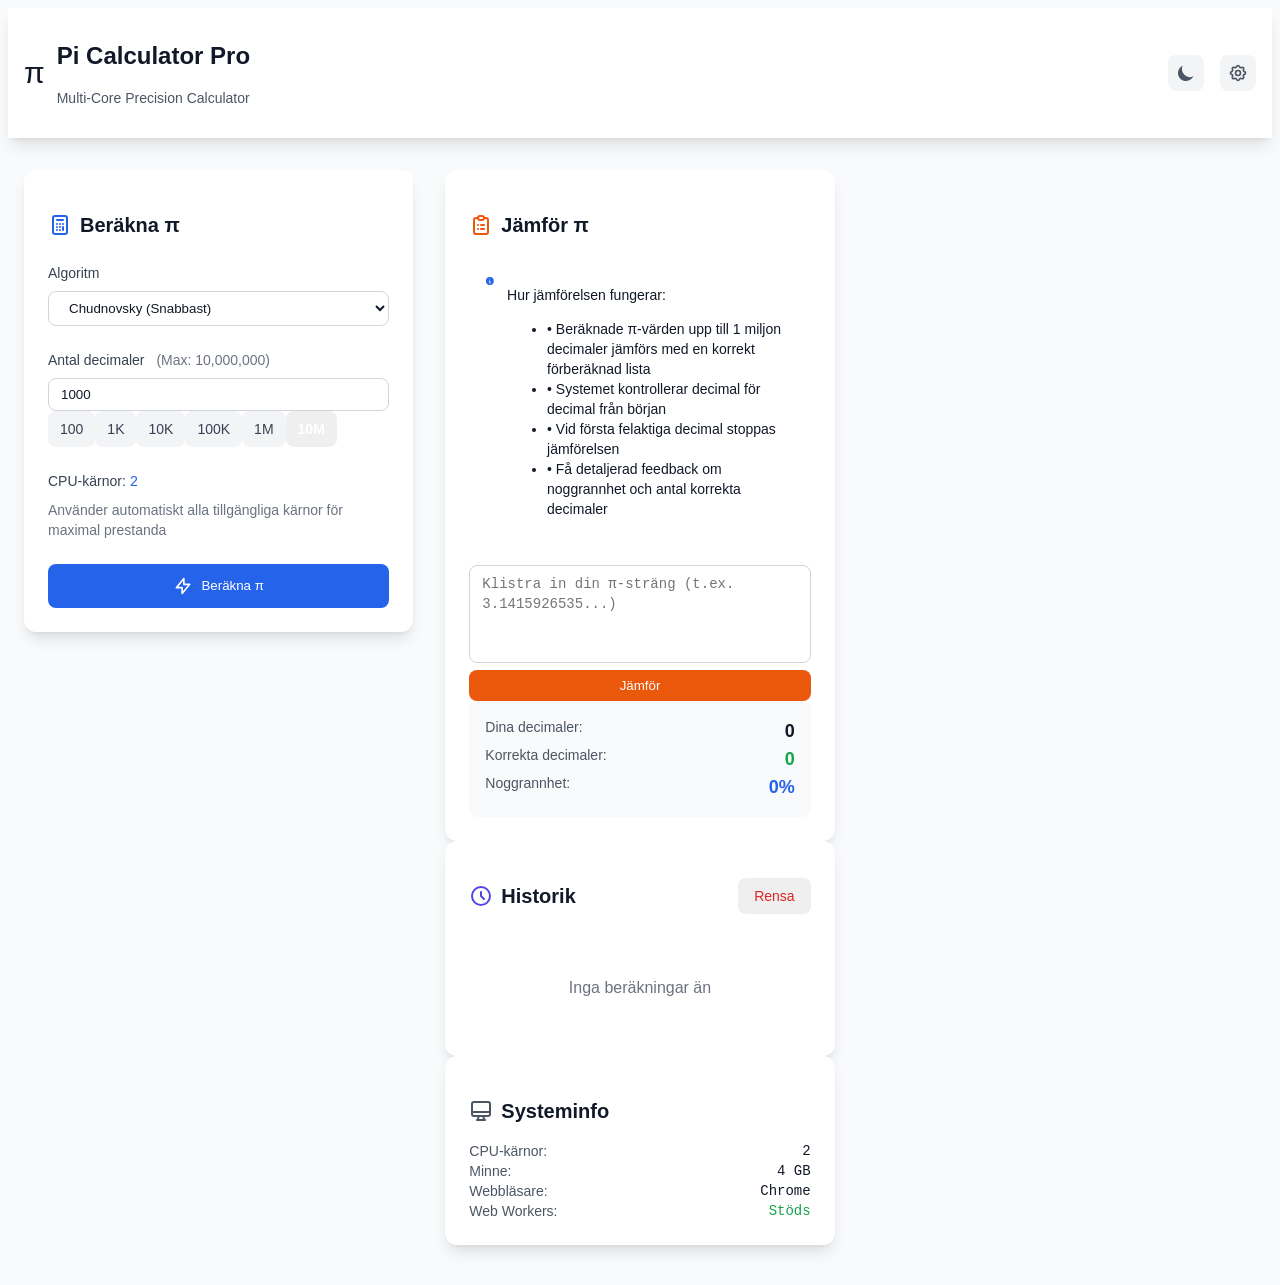
<file: index.html>
<!DOCTYPE html>
<html lang="sv">
<head>
    <meta charset="UTF-8">
    <meta name="viewport" content="width=device-width, initial-scale=1.0">
    <meta name="description" content="Avancerad Pi-beräknare med multi-core stöd, real-time uppdateringar och visualisering">
    <title>Pi Calculator Pro - Multi-Core Beräknare</title>
    
    <!-- PWA Manifest -->
    <link rel="manifest" href="manifest.json">
    <meta name="theme-color" content="#2563eb">
    
    <!-- Icons -->
    <link rel="icon" type="image/svg+xml" href="data:image/svg+xml,<svg xmlns='http://www.w3.org/2000/svg' viewBox='0 0 100 100'><text y='.9em' font-size='90'>π</text></svg>">
    
    <!-- Local CSS -->
    <link rel="stylesheet" href="styles.css">
    <link rel="stylesheet" href="tailwind-local.css">
</head>
<body class="bg-gray-50 dark:bg-gray-900 transition-colors duration-300">
    <!-- Header -->
    <header class="bg-white dark:bg-gray-800 shadow-lg border-b border-gray-200 dark:border-gray-700">
        <div class="container mx-auto px-4 py-4">
            <div class="flex items-center justify-between">
                <div class="flex items-center space-x-3">
                    <div class="text-3xl">π</div>
                    <div>
                        <h1 class="text-2xl font-bold text-gray-900 dark:text-white">Pi Calculator Pro</h1>
                        <p class="text-sm text-gray-600 dark:text-gray-400">Multi-Core Precision Calculator</p>
                    </div>
                </div>
                
                <!-- Controls -->
                <div class="flex items-center space-x-4">
                    <!-- Theme Toggle -->
                    <button id="themeToggle" class="p-2 rounded-lg bg-gray-100 dark:bg-gray-700 hover:bg-gray-200 dark:hover:bg-gray-600 transition-colors" aria-label="Växla tema">
                        <svg class="w-5 h-5 text-gray-600 dark:text-gray-400 hidden dark:block" fill="currentColor" viewBox="0 0 20 20">
                            <path fill-rule="evenodd" d="M10 2a1 1 0 011 1v1a1 1 0 11-2 0V3a1 1 0 011-1zm4 8a4 4 0 11-8 0 4 4 0 018 0zm-.464 4.95l.707.707a1 1 0 001.414-1.414l-.707-.707a1 1 0 00-1.414 1.414zm2.12-10.607a1 1 0 010 1.414l-.706.707a1 1 0 11-1.414-1.414l.707-.707a1 1 0 011.414 0zM17 11a1 1 0 100-2h-1a1 1 0 100 2h1zm-7 4a1 1 0 011 1v1a1 1 0 11-2 0v-1a1 1 0 011-1zM5.05 6.464A1 1 0 106.465 5.05l-.708-.707a1 1 0 00-1.414 1.414l.707.707zm1.414 8.486l-.707.707a1 1 0 01-1.414-1.414l.707-.707a1 1 0 011.414 1.414zM4 11a1 1 0 100-2H3a1 1 0 000 2h1z" clip-rule="evenodd"></path>
                        </svg>
                        <svg class="w-5 h-5 text-gray-600 dark:text-gray-400 block dark:hidden" fill="currentColor" viewBox="0 0 20 20">
                            <path d="M17.293 13.293A8 8 0 016.707 2.707a8.001 8.001 0 1010.586 10.586z"></path>
                        </svg>
                    </button>
                    
                    <!-- Settings -->
                    <button id="settingsBtn" class="p-2 rounded-lg bg-gray-100 dark:bg-gray-700 hover:bg-gray-200 dark:hover:bg-gray-600 transition-colors" aria-label="Inställningar">
                        <svg class="w-5 h-5 text-gray-600 dark:text-gray-400" fill="none" stroke="currentColor" viewBox="0 0 24 24">
                            <path stroke-linecap="round" stroke-linejoin="round" stroke-width="2" d="M10.325 4.317c.426-1.756 2.924-1.756 3.35 0a1.724 1.724 0 002.573 1.066c1.543-.94 3.31.826 2.37 2.37a1.724 1.724 0 001.065 2.572c1.756.426 1.756 2.924 0 3.35a1.724 1.724 0 00-1.066 2.573c.94 1.543-.826 3.31-2.37 2.37a1.724 1.724 0 00-2.572 1.065c-.426 1.756-2.924 1.756-3.35 0a1.724 1.724 0 00-2.573-1.066c-1.543.94-3.31-.826-2.37-2.37a1.724 1.724 0 00-1.065-2.572c-1.756-.426-1.756-2.924 0-3.35a1.724 1.724 0 001.066-2.573c-.94-1.543.826-3.31 2.37-2.37.996.608 2.296.07 2.572-1.065z"></path>
                            <path stroke-linecap="round" stroke-linejoin="round" stroke-width="2" d="M15 12a3 3 0 11-6 0 3 3 0 016 0z"></path>
                        </svg>
                    </button>
                </div>
            </div>
        </div>
    </header>

    <!-- Main Content -->
    <main class="container mx-auto px-4 py-8">
        <div class="grid lg:grid-cols-3 gap-8">
            <!-- Left Panel - Calculator -->
            <div class="lg:col-span-2 space-y-6">
                <!-- Calculator Card -->
                <section class="bg-white dark:bg-gray-800 rounded-xl shadow-lg p-6 border border-gray-200 dark:border-gray-700">
                    <h2 class="text-xl font-semibold text-gray-900 dark:text-white mb-6 flex items-center">
                        <svg class="w-6 h-6 mr-2 text-blue-600 dark:text-blue-400" fill="none" stroke="currentColor" viewBox="0 0 24 24">
                            <path stroke-linecap="round" stroke-linejoin="round" stroke-width="2" d="M9 7h6m0 10v-3m-3 3h.01M9 17h.01M9 14h.01M12 14h.01M15 11h.01M12 11h.01M9 11h.01M7 21h10a2 2 0 002-2V5a2 2 0 00-2-2H7a2 2 0 00-2 2v14a2 2 0 002 2z"></path>
                        </svg>
                        Beräkna π
                    </h2>
                    
                    <!-- Algorithm Selection -->
                    <div class="mb-6">
                        <label class="block text-sm font-medium text-gray-700 dark:text-gray-300 mb-2">Algoritm</label>
                        <select id="algorithmSelect" class="w-full px-4 py-2 border border-gray-300 dark:border-gray-600 rounded-lg bg-white dark:bg-gray-700 text-gray-900 dark:text-white focus:ring-2 focus:ring-blue-500 focus:border-transparent">
                            <option value="chudnovsky">Chudnovsky (Snabbast)</option>
                            <option value="bbp">BBP (Specifika decimaler)</option>
                            <option value="spigot">Spigot (Minneseffektiv)</option>
                            <option value="monte-carlo">Monte Carlo (Uppskattning)</option>
                        </select>
                    </div>
                    
                    <!-- Precision Input -->
                    <div class="mb-6">
                        <label for="digitsInput" class="block text-sm font-medium text-gray-700 dark:text-gray-300 mb-2">
                            Antal decimaler
                            <span class="text-xs text-gray-500 dark:text-gray-400 ml-2">(Max: 10,000,000)</span>
                        </label>
                        <div class="space-y-3">
                            <input 
                                type="number" 
                                id="digitsInput" 
                                min="1" 
                                max="10000000" 
                                value="1000"
                                class="w-full px-4 py-2 border border-gray-300 dark:border-gray-600 rounded-lg bg-white dark:bg-gray-700 text-gray-900 dark:text-white focus:ring-2 focus:ring-blue-500 focus:border-transparent"
                                placeholder="Ange antal decimaler..."
                            >
                            <div class="flex flex-wrap gap-2">
                                <button onclick="setPrecision(100)" class="px-3 py-2 bg-gray-100 dark:bg-gray-700 text-gray-700 dark:text-gray-300 rounded-lg hover:bg-gray-200 dark:hover:bg-gray-600 transition-colors text-sm">100</button>
                                <button onclick="setPrecision(1000)" class="px-3 py-2 bg-gray-100 dark:bg-gray-700 text-gray-700 dark:text-gray-300 rounded-lg hover:bg-gray-200 dark:hover:bg-gray-600 transition-colors text-sm">1K</button>
                                <button onclick="setPrecision(10000)" class="px-3 py-2 bg-gray-100 dark:bg-gray-700 text-gray-700 dark:text-gray-300 rounded-lg hover:bg-gray-200 dark:hover:bg-gray-600 transition-colors text-sm">10K</button>
                                <button onclick="setPrecision(100000)" class="px-3 py-2 bg-gray-100 dark:bg-gray-700 text-gray-700 dark:text-gray-300 rounded-lg hover:bg-gray-200 dark:hover:bg-gray-600 transition-colors text-sm">100K</button>
                                <button onclick="setPrecision(1000000)" class="px-3 py-2 bg-gray-100 dark:bg-gray-700 text-gray-700 dark:text-gray-300 rounded-lg hover:bg-gray-200 dark:hover:bg-gray-600 transition-colors text-sm">1M</button>
                                <button onclick="setPrecision(10000000)" class="px-3 py-2 bg-purple-600 hover:bg-purple-700 text-white rounded-lg transition-colors text-sm font-semibold">10M</button>
                            </div>
                        </div>
                    </div>
                    
                    <!-- CPU Cores Info -->
                    <div class="mb-6">
                        <label class="block text-sm font-medium text-gray-700 dark:text-gray-300 mb-2">
                            CPU-kärnor: <span id="cpuCores" class="text-blue-600 dark:text-blue-400 font-mono">4</span>
                        </label>
                        <div class="text-sm text-gray-500 dark:text-gray-400">
                            Använder automatiskt alla tillgängliga kärnor för maximal prestanda
                        </div>
                    </div>
                    
                    <!-- Action Buttons -->
                    <div class="flex space-x-3">
                        <button 
                            id="calculateBtn"
                            class="flex-1 bg-blue-600 hover:bg-blue-700 text-white font-medium py-3 px-6 rounded-lg transition-colors duration-200 flex items-center justify-center space-x-2 disabled:opacity-50 disabled:cursor-not-allowed"
                        >
                            <svg class="w-5 h-5" fill="none" stroke="currentColor" viewBox="0 0 24 24">
                                <path stroke-linecap="round" stroke-linejoin="round" stroke-width="2" d="M13 10V3L4 14h7v7l9-11h-7z"></path>
                            </svg>
                            <span>Beräkna π</span>
                        </button>
                        <button 
                            id="cancelBtn"
                            class="px-6 py-3 bg-red-600 hover:bg-red-700 text-white font-medium rounded-lg transition-colors duration-200 hidden flex items-center space-x-2"
                        >
                            <svg class="w-5 h-5" fill="none" stroke="currentColor" viewBox="0 0 24 24">
                                <path stroke-linecap="round" stroke-linejoin="round" stroke-width="2" d="M6 18L18 6M6 6l12 12"></path>
                            </svg>
                            <span>Avbryt</span>
                        </button>
                    </div>
                    
                    <!-- Progress Bar -->
                    <div id="progressContainer" class="mt-6 hidden">
                        <div class="flex justify-between text-sm text-gray-600 dark:text-gray-400 mb-2">
                            <span>Progress</span>
                            <span id="progressText">0%</span>
                        </div>
                        <div class="w-full bg-gray-200 dark:bg-gray-700 rounded-full h-3 overflow-hidden">
                            <div id="progressBar" class="bg-gradient-to-r from-blue-500 to-blue-600 h-full rounded-full transition-all duration-300 ease-out" style="width: 0%"></div>
                        </div>
                        <div class="mt-2 text-sm text-gray-600 dark:text-gray-400">
                            <span id="statusText">Förbereder beräkning...</span>
                        </div>
                    </div>
                </section>

                <!-- Results Display -->
                <section id="resultsSection" class="bg-white dark:bg-gray-800 rounded-xl shadow-lg p-6 border border-gray-200 dark:border-gray-700 hidden">
                    <div class="flex items-center justify-between mb-4">
                        <h2 class="text-xl font-semibold text-gray-900 dark:text-white flex items-center">
                            <svg class="w-6 h-6 mr-2 text-green-600 dark:text-green-400" fill="none" stroke="currentColor" viewBox="0 0 24 24">
                                <path stroke-linecap="round" stroke-linejoin="round" stroke-width="2" d="M9 12l2 2 4-4m6 2a9 9 0 11-18 0 9 9 0 0118 0z"></path>
                            </svg>
                            Resultat
                        </h2>
                        <div class="flex space-x-2">
                            <button onclick="copyResult()" class="p-2 bg-gray-100 dark:bg-gray-700 hover:bg-gray-200 dark:hover:bg-gray-600 rounded-lg transition-colors" title="Kopiera">
                                <svg class="w-5 h-5 text-gray-600 dark:text-gray-400" fill="none" stroke="currentColor" viewBox="0 0 24 24">
                                    <path stroke-linecap="round" stroke-linejoin="round" stroke-width="2" d="M8 16H6a2 2 0 01-2-2V6a2 2 0 012-2h8a2 2 0 012 2v2m-6 12h8a2 2 0 002-2v-8a2 2 0 00-2-2h-8a2 2 0 00-2 2v8a2 2 0 002 2z"></path>
                                </svg>
                            </button>
                            <button onclick="exportResult()" class="p-2 bg-gray-100 dark:bg-gray-700 hover:bg-gray-200 dark:hover:bg-gray-600 rounded-lg transition-colors" title="Exportera">
                                <svg class="w-5 h-5 text-gray-600 dark:text-gray-400" fill="none" stroke="currentColor" viewBox="0 0 24 24">
                                    <path stroke-linecap="round" stroke-linejoin="round" stroke-width="2" d="M4 16v1a3 3 0 003 3h10a3 3 0 003-3v-1m-4-4l-4 4m0 0l-4-4m4 4V4"></path>
                                </svg>
                            </button>
                        </div>
                    </div>
                    
                    <!-- Result Stats -->
                    <div class="grid grid-cols-2 md:grid-cols-4 gap-4 mb-6">
                        <div class="bg-gray-50 dark:bg-gray-700 rounded-lg p-3">
                            <div class="text-xs text-gray-500 dark:text-gray-400">Decimaler</div>
                            <div id="resultDigits" class="text-lg font-semibold text-gray-900 dark:text-white">0</div>
                        </div>
                        <div class="bg-gray-50 dark:bg-gray-700 rounded-lg p-3">
                            <div class="text-xs text-gray-500 dark:text-gray-400">Beräkningstid</div>
                            <div id="resultTime" class="text-lg font-semibold text-gray-900 dark:text-white">0ms</div>
                        </div>
                        <div class="bg-gray-50 dark:bg-gray-700 rounded-lg p-3">
                            <div class="text-xs text-gray-500 dark:text-gray-400">CPU-kärnor</div>
                            <div id="resultCores" class="text-lg font-semibold text-gray-900 dark:text-white">0</div>
                        </div>
                        <div class="bg-gray-50 dark:bg-gray-700 rounded-lg p-3">
                            <div class="text-xs text-gray-500 dark:text-gray-400">Algoritm</div>
                            <div id="resultAlgorithm" class="text-lg font-semibold text-gray-900 dark:text-white">-</div>
                        </div>
                    </div>
                    
                    <!-- Pi Display -->
                    <div class="bg-gray-50 dark:bg-gray-700 rounded-lg p-4">
                        <div class="flex items-center justify-between mb-2">
                            <h3 class="text-sm font-medium text-gray-600 dark:text-gray-400">Fullständigt π-resultat</h3>
                            <button onclick="copyFullResult()" class="text-xs bg-blue-600 hover:bg-blue-700 text-white px-3 py-1 rounded transition-colors">
                                Kopiera allt
                            </button>
                        </div>
                        <div class="font-mono text-sm text-gray-900 dark:text-white whitespace-pre-wrap break-all max-h-96 overflow-y-auto p-3 bg-white dark:bg-gray-800 rounded border border-gray-200 dark:border-gray-600" id="piResult">3.14159...</div>
                    </div>
                </section>

                            </div>

            <!-- Right Panel - Tools & History -->
            <div class="space-y-6">
                <!-- Comparison Tool -->
                <section class="bg-white dark:bg-gray-800 rounded-xl shadow-lg p-6 border border-gray-200 dark:border-gray-700">
                    <h2 class="text-xl font-semibold text-gray-900 dark:text-white mb-4 flex items-center">
                        <svg class="w-6 h-6 mr-2 text-orange-600 dark:text-orange-400" fill="none" stroke="currentColor" viewBox="0 0 24 24">
                            <path stroke-linecap="round" stroke-linejoin="round" stroke-width="2" d="M9 5H7a2 2 0 00-2 2v12a2 2 0 002 2h10a2 2 0 002-2V7a2 2 0 00-2-2h-2M9 5a2 2 0 002 2h2a2 2 0 002-2M9 5a2 2 0 012-2h2a2 2 0 012 2m-3 7h3m-3 4h3m-6-4h.01M9 16h.01"></path>
                        </svg>
                        Jämför π
                    </h2>
                    
                    <!-- Info Box -->
                    <div class="bg-blue-50 dark:bg-blue-900/30 border border-blue-200 dark:border-blue-800 rounded-lg p-4 mb-4">
                        <div class="flex items-start space-x-3">
                            <svg class="w-5 h-5 text-blue-600 dark:text-blue-400 mt-0.5 flex-shrink-0" fill="currentColor" viewBox="0 0 20 20">
                                <path fill-rule="evenodd" d="M18 10a8 8 0 11-16 0 8 8 0 0116 0zm-7-4a1 1 0 11-2 0 1 1 0 012 0zM9 9a1 1 0 000 2v3a1 1 0 001 1h1a1 1 0 100-2v-3a1 1 0 00-1-1H9z" clip-rule="evenodd"></path>
                            </svg>
                            <div class="text-sm text-blue-800 dark:text-blue-200">
                                <p class="font-medium mb-1">Hur jämförelsen fungerar:</p>
                                <ul class="space-y-1 text-blue-700 dark:text-blue-300">
                                    <li>• Beräknade π-värden upp till 1 miljon decimaler jämförs med en korrekt förberäknad lista</li>
                                    <li>• Systemet kontrollerar decimal för decimal från början</li>
                                    <li>• Vid första felaktiga decimal stoppas jämförelsen</li>
                                    <li>• Få detaljerad feedback om noggrannhet och antal korrekta decimaler</li>
                                </ul>
                            </div>
                        </div>
                    </div>
                    
                    <div class="space-y-4">
                        <textarea 
                            id="compareInput"
                            rows="4"
                            class="w-full px-3 py-2 border border-gray-300 dark:border-gray-600 rounded-lg bg-white dark:bg-gray-700 text-gray-900 dark:text-white font-mono text-sm resize-none focus:ring-2 focus:ring-blue-500 focus:border-transparent"
                            placeholder="Klistra in din π-sträng (t.ex. 3.1415926535...)"
                        ></textarea>
                        
                        <button onclick="comparePi()" class="w-full bg-orange-600 hover:bg-orange-700 text-white font-medium py-2 px-4 rounded-lg transition-colors duration-200">
                            Jämför
                        </button>
                        
                        <div class="bg-gray-50 dark:bg-gray-700 rounded-lg p-4">
                            <div class="space-y-3 text-sm">
                                <div class="flex justify-between">
                                    <span class="text-gray-600 dark:text-gray-400">Dina decimaler:</span>
                                    <span id="userDecimals" class="font-semibold text-gray-900 dark:text-white text-lg">0</span>
                                </div>
                                <div class="flex justify-between">
                                    <span class="text-gray-600 dark:text-gray-400">Korrekta decimaler:</span>
                                    <span id="correctDecimals" class="font-semibold text-green-600 dark:text-green-400 text-lg">0</span>
                                </div>
                                <div class="flex justify-between">
                                    <span class="text-gray-600 dark:text-gray-400">Noggrannhet:</span>
                                    <span id="accuracy" class="font-semibold text-blue-600 dark:text-blue-400 text-lg">0%</span>
                                </div>
                                <!-- Result indicator -->
                                <div id="comparisonResult" class="mt-4 p-3 rounded-lg text-center font-medium hidden">
                                    <span id="comparisonResultText"></span>
                                </div>
                            </div>
                        </div>
                    </div>
                </section>

                <!-- History -->
                <section class="bg-white dark:bg-gray-800 rounded-xl shadow-lg p-6 border border-gray-200 dark:border-gray-700">
                    <div class="flex items-center justify-between mb-4">
                        <h2 class="text-xl font-semibold text-gray-900 dark:text-white flex items-center">
                            <svg class="w-6 h-6 mr-2 text-indigo-600 dark:text-indigo-400" fill="none" stroke="currentColor" viewBox="0 0 24 24">
                                <path stroke-linecap="round" stroke-linejoin="round" stroke-width="2" d="M12 8v4l3 3m6-3a9 9 0 11-18 0 9 9 0 0118 0z"></path>
                            </svg>
                            Historik
                        </h2>
                        <button onclick="clearHistory()" class="text-sm text-red-600 dark:text-red-400 hover:text-red-700 dark:hover:text-red-300">
                            Rensa
                        </button>
                    </div>
                    
                    <div id="historyList" class="space-y-2 max-h-96 overflow-y-auto">
                        <div class="text-gray-500 dark:text-gray-400 text-center py-8">
                            Inga beräkningar än
                        </div>
                    </div>
                </section>

                <!-- System Info -->
                <section class="bg-white dark:bg-gray-800 rounded-xl shadow-lg p-6 border border-gray-200 dark:border-gray-700">
                    <h2 class="text-xl font-semibold text-gray-900 dark:text-white mb-4 flex items-center">
                        <svg class="w-6 h-6 mr-2 text-gray-600 dark:text-gray-400" fill="none" stroke="currentColor" viewBox="0 0 24 24">
                            <path stroke-linecap="round" stroke-linejoin="round" stroke-width="2" d="M9.75 17L9 20l-1 1h8l-1-1-.75-3M3 13h18M5 17h14a2 2 0 002-2V5a2 2 0 00-2-2H5a2 2 0 00-2 2v10a2 2 0 002 2z"></path>
                        </svg>
                        Systeminfo
                    </h2>
                    
                    <div class="space-y-3 text-sm">
                        <div class="flex justify-between">
                            <span class="text-gray-600 dark:text-gray-400">CPU-kärnor:</span>
                            <span id="systemCores" class="font-mono text-gray-900 dark:text-white">-</span>
                        </div>
                        <div class="flex justify-between">
                            <span class="text-gray-600 dark:text-gray-400">Minne:</span>
                            <span id="systemMemory" class="font-mono text-gray-900 dark:text-white">-</span>
                        </div>
                        <div class="flex justify-between">
                            <span class="text-gray-600 dark:text-gray-400">Webbläsare:</span>
                            <span id="systemBrowser" class="font-mono text-gray-900 dark:text-white">-</span>
                        </div>
                        <div class="flex justify-between">
                            <span class="text-gray-600 dark:text-gray-400">Web Workers:</span>
                            <span id="systemWorkers" class="font-mono text-green-600 dark:text-green-400">Stöds</span>
                        </div>
                    </div>
                </section>
            </div>
        </div>
    </main>

    <!-- Settings Modal -->
    <div id="settingsModal" class="fixed inset-0 bg-black bg-opacity-50 hidden items-center justify-center z-50">
        <div class="bg-white dark:bg-gray-800 rounded-xl shadow-xl p-6 max-w-md w-full mx-4">
            <div class="flex items-center justify-between mb-6">
                <h3 class="text-xl font-semibold text-gray-900 dark:text-white">Inställningar</h3>
                <button onclick="closeSettings()" class="text-gray-500 hover:text-gray-700 dark:text-gray-400 dark:hover:text-gray-200">
                    <svg class="w-6 h-6" fill="none" stroke="currentColor" viewBox="0 0 24 24">
                        <path stroke-linecap="round" stroke-linejoin="round" stroke-width="2" d="M6 18L18 6M6 6l12 12"></path>
                    </svg>
                </button>
            </div>
            
            <div class="space-y-4">
                <div>
                    <label class="flex items-center justify-between">
                        <span class="text-gray-700 dark:text-gray-300">Auto-spara historik</span>
                        <input type="checkbox" id="autoSaveHistory" checked class="w-4 h-4 text-blue-600 bg-gray-100 border-gray-300 rounded focus:ring-blue-500">
                    </label>
                </div>
                
                <div>
                    <label class="flex items-center justify-between">
                        <span class="text-gray-700 dark:text-gray-300">Visa visualisering</span>
                        <input type="checkbox" id="showVisualization" checked class="w-4 h-4 text-blue-600 bg-gray-100 border-gray-300 rounded focus:ring-blue-500">
                    </label>
                </div>
                
                <div>
                    <label class="flex items-center justify-between">
                        <span class="text-gray-700 dark:text-gray-300">Ljud effekter</span>
                        <input type="checkbox" id="soundEffects" class="w-4 h-4 text-blue-600 bg-gray-100 border-gray-300 rounded focus:ring-blue-500">
                    </label>
                </div>
                
                <div>
                    <label class="block text-gray-700 dark:text-gray-300 mb-2">Max decimaler</label>
                    <select id="maxDecimals" class="w-full px-3 py-2 border border-gray-300 dark:border-gray-600 rounded-lg bg-white dark:bg-gray-700 text-gray-900 dark:text-white">
                        <option value="10000">10,000</option>
                        <option value="100000">100,000</option>
                        <option value="1000000">1,000,000</option>
                        <option value="10000000" selected>10,000,000</option>
                    </select>
                </div>
            </div>
            
            <div class="mt-6 flex space-x-3">
                <button onclick="saveSettings()" class="flex-1 bg-blue-600 hover:bg-blue-700 text-white font-medium py-2 px-4 rounded-lg transition-colors">
                    Spara
                </button>
                <button onclick="resetSettings()" class="px-4 py-2 bg-gray-200 dark:bg-gray-700 text-gray-700 dark:text-gray-300 rounded-lg hover:bg-gray-300 dark:hover:bg-gray-600 transition-colors">
                    Återställ
                </button>
            </div>
        </div>
    </div>

    <!-- Toast Notifications -->
    <div id="toastContainer" class="fixed bottom-4 right-4 z-50 space-y-2"></div>

    <!-- Scripts -->
    <script src="app.js"></script>
    <script src="storage.js"></script>
</body>
</html>
</file>
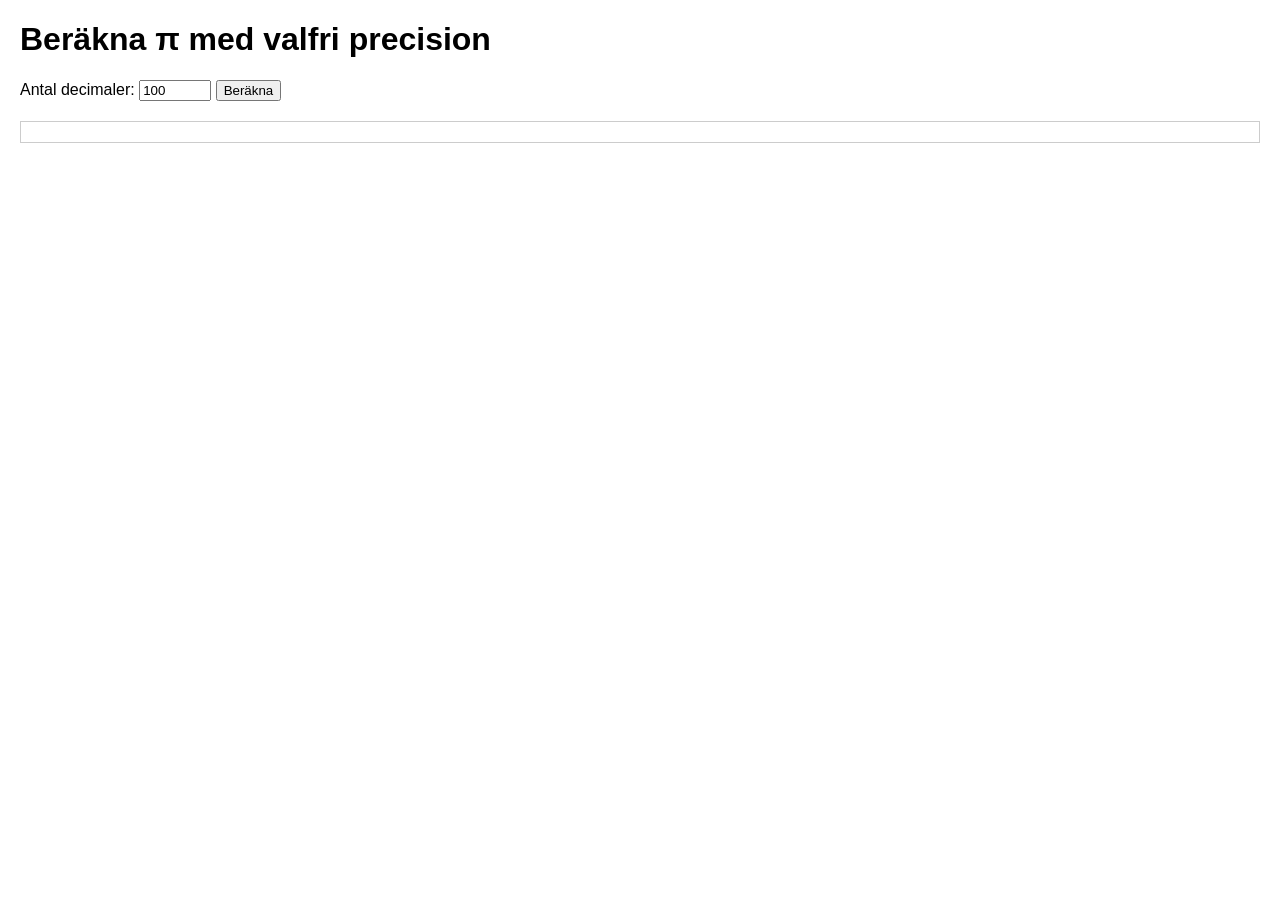
<file: pi beräknare.html>
<!DOCTYPE html>
<html lang="sv">
<head>
    <meta charset="UTF-8">
    <title>Pi-beräknare och Jämförare</title>
    <style>
        body { font-family: Arial, sans-serif; margin: 20px; }
        #output, #compareOutput { white-space: pre-wrap; word-wrap: break-word; margin-top: 20px; border: 1px solid #ccc; padding: 10px; }
    </style>
</head>
<body>
    <h1>Beräkna π med valfri precision</h1>
    <label for="digits">Antal decimaler:</label>
    <input type="number" id="digits" min="1" max="10000" value="100">
    <button onclick="calculatePi()">Beräkna</button>
    <div id="output"></div>

    <script>
        let calculatedPi = '';  // Global variabel för att lagra beräknad π-sträng

        function calculatePi() {
            const digitsInput = document.getElementById('digits');
            const output = document.getElementById('output');
            output.textContent = 'Beräknar... (kan ta tid för många decimaler)';

            const digits = parseInt(digitsInput.value);
            if (isNaN(digits) || digits < 1) {
                output.textContent = 'Ange ett giltigt antal decimaler.';
                return;
            }

            // Extra precision för att säkerställa noggrannhet
            const extra = 20n;
            const precision = BigInt(digits) + extra;

            let i = 1n;
            let x = 3n * (10n ** precision);
            let pi = x;
            while (x > 0n) {
                x = x * i / ((i + 1n) * 4n);
                pi += x / (i + 2n);
                i += 2n;
            }

            const piBig = pi / (10n ** extra);
            const piStr = piBig.toString();

            // Formatera som "3.14159..." med exakt antal decimaler
            let integerPart = piStr[0];
            let decimalPart = piStr.slice(1, 1 + digits);
            // Om för kort, padda med nollor (sällsynt)
            if (decimalPart.length < digits) {
                decimalPart += '0'.repeat(digits - decimalPart.length);
            }
            const result = integerPart + '.' + decimalPart;

            output.textContent = result;
            calculatedPi = result;  // Spara resultatet för jämförelse
        }

        function compareWithPi() {
            const userPi = document.getElementById('userPi').value.trim();
            const output = document.getElementById('compareOutput');

            if (!calculatedPi) {
                output.textContent = 'Beräkna π först!';
                return;
            }

            if (!userPi.includes('.')) {
                output.textContent = 'Din sträng måste vara i formatet "3.14159..." med decimalpunkt.';
                return;
            }

            // Beräkna antal decimaler i användarens sträng
            const userParts = userPi.split('.');
            if (userParts.length !== 2 || userParts[0] !== '3') {
                output.textContent = 'Din sträng måste börja med "3." följt av decimaler.';
                return;
            }
            const userDecimals = userParts[1].length;

            // Jämför strängarna för att hitta antal matchande decimaler och matchande längd
            let matchingLength = 0;
            const minLength = Math.min(calculatedPi.length, userPi.length);
            for (let i = 0; i < minLength; i++) {
                if (calculatedPi[i] !== userPi[i]) {
                    break;
                }
                matchingLength = i + 1;
            }

            let matchingDecimals = 0;
            if (matchingLength >= 2) {
                matchingDecimals = matchingLength - 2;
            }

            // Justera om hela den kortare strängen matchar
            if (userPi.length < calculatedPi.length && matchingLength === userPi.length) {
                matchingDecimals = userDecimals;
            } else if (calculatedPi.length < userPi.length && matchingLength === calculatedPi.length) {
                matchingDecimals = calculatedPi.length - 2;
            }

            // Beräkna procent av den beräknade strängen som stämmer
            const percentage = ((matchingLength / calculatedPi.length) * 100).toFixed(2);

            let resultText = `Antal decimaler i din sträng: ${userDecimals}\n`;
            resultText += `Antal decimaler som stämmer: ${matchingDecimals}\n`;
            resultText += `Procent av den beräknade strängen som stämmer: ${percentage}%\n\n`;

            if (matchingDecimals === userDecimals && userDecimals > 0) {
                resultText += 'Alla decimaler i din sträng matchar!\n';
            } else if (matchingDecimals === 0) {
                resultText += 'Inga decimaler matchar.\n';
            } else {
                resultText += 'Strängarna matchar delvis.\n';
            }

            output.textContent = resultText;
        }
    </script>
</body>
</html>
</file>
<file: styles.css>
/* Pi Calculator Pro - Modern CSS with Dark Mode Support */

/* Custom CSS Variables */
:root {
  --primary: 59 130 246;
  --primary-dark: 37 99 235;
  --secondary: 251 146 60;
  --success: 34 197 94;
  --danger: 239 68 68;
  --warning: 245 158 11;
  --info: 14 165 233;
  --purple: 147 51 234;
  --indigo: 99 102 241;
  
  --bg-primary: 249 250 251;
  --bg-secondary: 255 255 255;
  --bg-tertiary: 243 244 246;
  --text-primary: 17 24 39;
  --text-secondary: 75 85 99;
  --text-tertiary: 107 114 128;
  --border: 229 231 235;
  
  --shadow: 0 1px 3px 0 rgb(0 0 0 / 0.1), 0 1px 2px -1px rgb(0 0 0 / 0.1);
  --shadow-lg: 0 10px 15px -3px rgb(0 0 0 / 0.1), 0 4px 6px -4px rgb(0 0 0 / 0.1);
  --shadow-xl: 0 20px 25px -5px rgb(0 0 0 / 0.1), 0 8px 10px -6px rgb(0 0 0 / 0.1);
}

/* Dark Mode Variables */
.dark {
  --bg-primary: 17 24 39;
  --bg-secondary: 31 41 55;
  --bg-tertiary: 55 65 81;
  --text-primary: 243 244 246;
  --text-secondary: 156 163 175;
  --text-tertiary: 107 114 128;
  --border: 75 85 99;
}

/* Base Styles */
* {
  box-sizing: border-box;
}

html {
  scroll-behavior: smooth;
}

body {
  font-family: -apple-system, BlinkMacSystemFont, 'Segoe UI', Roboto, 'Helvetica Neue', Arial, sans-serif;
  line-height: 1.6;
  color: rgb(var(--text-primary));
  background-color: rgb(var(--bg-primary));
  transition: background-color 0.3s ease, color 0.3s ease;
}

/* Focus Styles */
button:focus-visible,
input:focus-visible,
select:focus-visible,
textarea:focus-visible {
  outline: 2px solid rgb(var(--primary));
  outline-offset: 2px;
}

/* Custom Scrollbar */
::-webkit-scrollbar {
  width: 8px;
  height: 8px;
}

::-webkit-scrollbar-track {
  background: rgb(var(--bg-tertiary));
}

::-webkit-scrollbar-thumb {
  background: rgb(var(--text-tertiary));
  border-radius: 4px;
}

::-webkit-scrollbar-thumb:hover {
  background: rgb(var(--text-secondary));
}

/* Animations */
@keyframes fadeIn {
  from {
    opacity: 0;
    transform: translateY(10px);
  }
  to {
    opacity: 1;
    transform: translateY(0);
  }
}

@keyframes slideIn {
  from {
    opacity: 0;
    transform: translateX(-20px);
  }
  to {
    opacity: 1;
    transform: translateX(0);
  }
}

@keyframes pulse {
  0%, 100% {
    opacity: 1;
  }
  50% {
    opacity: 0.5;
  }
}

@keyframes spin {
  from {
    transform: rotate(0deg);
  }
  to {
    transform: rotate(360deg);
  }
}

@keyframes shimmer {
  0% {
    background-position: -200% 0;
  }
  100% {
    background-position: 200% 0;
  }
}

@keyframes bounce {
  0%, 20%, 53%, 80%, 100% {
    transform: translate3d(0, 0, 0);
  }
  40%, 43% {
    transform: translate3d(0, -30px, 0);
  }
  70% {
    transform: translate3d(0, -15px, 0);
  }
  90% {
    transform: translate3d(0, -4px, 0);
  }
}

/* Utility Classes */
.fade-in {
  animation: fadeIn 0.3s ease-out;
}

.slide-in {
  animation: slideIn 0.3s ease-out;
}

.pulse {
  animation: pulse 2s cubic-bezier(0.4, 0, 0.6, 1) infinite;
}

.spin {
  animation: spin 1s linear infinite;
}

.loading {
  background: linear-gradient(
    90deg,
    rgb(var(--bg-tertiary)) 0%,
    rgb(var(--bg-secondary)) 50%,
    rgb(var(--bg-tertiary)) 100%
  );
  background-size: 200% 100%;
  animation: shimmer 1.5s ease-in-out infinite;
}

/* Button Styles */
.btn {
  display: inline-flex;
  align-items: center;
  justify-content: center;
  padding: 0.5rem 1rem;
  font-weight: 500;
  border-radius: 0.5rem;
  transition: all 0.2s ease;
  cursor: pointer;
  border: none;
  position: relative;
  overflow: hidden;
}

.btn:disabled {
  opacity: 0.5;
  cursor: not-allowed;
}

.btn-primary {
  background-color: rgb(var(--primary));
  color: white;
}

.btn-primary:hover:not(:disabled) {
  background-color: rgb(var(--primary-dark));
  transform: translateY(-1px);
  box-shadow: var(--shadow-lg);
}

.btn-secondary {
  background-color: rgb(var(--secondary));
  color: white;
}

.btn-success {
  background-color: rgb(var(--success));
  color: white;
}

.btn-danger {
  background-color: rgb(var(--danger));
  color: white;
}

.btn-ghost {
  background-color: transparent;
  color: rgb(var(--text-primary));
}

.btn-ghost:hover {
  background-color: rgb(var(--bg-tertiary));
}

/* Ripple Effect */
.btn::after {
  content: '';
  position: absolute;
  top: 50%;
  left: 50%;
  width: 0;
  height: 0;
  border-radius: 50%;
  background: rgba(255, 255, 255, 0.5);
  transform: translate(-50%, -50%);
  transition: width 0.6s, height 0.6s;
}

.btn:active::after {
  width: 300px;
  height: 300px;
}

/* Input Styles */
.input {
  width: 100%;
  padding: 0.5rem 0.75rem;
  border: 1px solid rgb(var(--border));
  border-radius: 0.5rem;
  background-color: rgb(var(--bg-secondary));
  color: rgb(var(--text-primary));
  transition: all 0.2s ease;
}

.input:focus {
  border-color: rgb(var(--primary));
  box-shadow: 0 0 0 3px rgb(var(--primary) / 0.1);
}

.input.error {
  border-color: rgb(var(--danger));
}

.input.error:focus {
  box-shadow: 0 0 0 3px rgb(var(--danger) / 0.1);
}

/* Card Styles */
.card {
  background-color: rgb(var(--bg-secondary));
  border: 1px solid rgb(var(--border));
  border-radius: 0.75rem;
  box-shadow: var(--shadow);
  transition: all 0.2s ease;
}

.card:hover {
  box-shadow: var(--shadow-lg);
  transform: translateY(-2px);
}

/* Progress Bar Styles */
.progress-bar {
  width: 100%;
  height: 0.75rem;
  background-color: rgb(var(--bg-tertiary));
  border-radius: 9999px;
  overflow: hidden;
  position: relative;
}

.progress-bar-fill {
  height: 100%;
  background: linear-gradient(90deg, rgb(var(--primary)), rgb(var(--primary-dark)));
  border-radius: 9999px;
  transition: width 0.3s ease;
  position: relative;
}

.progress-bar-fill::after {
  content: '';
  position: absolute;
  top: 0;
  left: 0;
  right: 0;
  bottom: 0;
  background: linear-gradient(
    90deg,
    transparent,
    rgba(255, 255, 255, 0.3),
    transparent
  );
  animation: shimmer 2s ease-in-out infinite;
}

/* Toast Notifications */
.toast {
  min-width: 250px;
  padding: 1rem;
  border-radius: 0.5rem;
  box-shadow: var(--shadow-lg);
  display: flex;
  align-items: center;
  space-x: 0.75rem;
  animation: slideIn 0.3s ease-out;
  z-index: 1000;
}

.toast-success {
  background-color: rgb(var(--success));
  color: white;
}

.toast-error {
  background-color: rgb(var(--danger));
  color: white;
}

.toast-warning {
  background-color: rgb(var(--warning));
  color: white;
}

.toast-info {
  background-color: rgb(var(--info));
  color: white;
}

/* Modal Styles */
.modal-overlay {
  position: fixed;
  inset: 0;
  background-color: rgb(0 0 0 / 0.5);
  display: flex;
  align-items: center;
  justify-content: center;
  z-index: 1000;
  backdrop-filter: blur(4px);
}

.modal-content {
  background-color: rgb(var(--bg-secondary));
  border-radius: 0.75rem;
  box-shadow: var(--shadow-xl);
  max-width: 90vw;
  max-height: 90vh;
  overflow: auto;
  animation: fadeIn 0.3s ease-out;
}

/* Responsive Design */
@media (max-width: 640px) {
  .container {
    padding-left: 1rem;
    padding-right: 1rem;
  }
  
  .grid-cols-3 {
    grid-template-columns: 1fr;
  }
  
  .btn {
    padding: 0.75rem 1rem;
    font-size: 0.875rem;
  }
  
  .input {
    padding: 0.75rem;
  }
}

@media (max-width: 768px) {
  .lg\:grid-cols-3 {
    grid-template-columns: 1fr;
  }
  
  .md\:grid-cols-2 {
    grid-template-columns: 1fr;
  }
}

/* Accessibility */
@media (prefers-reduced-motion: reduce) {
  *,
  *::before,
  *::after {
    animation-duration: 0.01ms !important;
    animation-iteration-count: 1 !important;
    transition-duration: 0.01ms !important;
  }
}

/* High Contrast Mode */
@media (prefers-contrast: high) {
  :root {
    --border: 0 0 0;
    --text-tertiary: var(--text-secondary);
  }
  
  .card {
    border-width: 2px;
  }
  
  .btn {
    border: 2px solid currentColor;
  }
}

/* Print Styles */
@media print {
  .btn,
  .modal-overlay,
  .toast {
    display: none !important;
  }
  
  .card {
    box-shadow: none;
    border: 1px solid #000;
  }
  
  body {
    background: white !important;
    color: black !important;
  }
}

/* Performance Optimizations */
.gpu-accelerated {
  transform: translateZ(0);
  will-change: transform;
}

/* Custom Range Slider */
input[type="range"] {
  -webkit-appearance: none;
  appearance: none;
  background: transparent;
  cursor: pointer;
}

input[type="range"]::-webkit-slider-track {
  background: rgb(var(--bg-tertiary));
  height: 0.5rem;
  border-radius: 9999px;
}

input[type="range"]::-webkit-slider-thumb {
  -webkit-appearance: none;
  appearance: none;
  background: rgb(var(--primary));
  height: 1.25rem;
  width: 1.25rem;
  border-radius: 50%;
  margin-top: -0.375rem;
  transition: all 0.2s ease;
}

input[type="range"]::-webkit-slider-thumb:hover {
  background: rgb(var(--primary-dark));
  transform: scale(1.1);
}

input[type="range"]::-moz-range-track {
  background: rgb(var(--bg-tertiary));
  height: 0.5rem;
  border-radius: 9999px;
}

input[type="range"]::-moz-range-thumb {
  background: rgb(var(--primary));
  height: 1.25rem;
  width: 1.25rem;
  border-radius: 50%;
  border: none;
  transition: all 0.2s ease;
}

input[type="range"]::-moz-range-thumb:hover {
  background: rgb(var(--primary-dark));
  transform: scale(1.1);
}

/* Loading States */
.loading-spinner {
  width: 1.5rem;
  height: 1.5rem;
  border: 2px solid rgb(var(--bg-tertiary));
  border-top: 2px solid rgb(var(--primary));
  border-radius: 50%;
  animation: spin 1s linear infinite;
}

/* Skeleton Loading */
.skeleton {
  background: linear-gradient(
    90deg,
    rgb(var(--bg-tertiary)) 0%,
    rgb(var(--bg-secondary)) 50%,
    rgb(var(--bg-tertiary)) 100%
  );
  background-size: 200% 100%;
  animation: shimmer 1.5s ease-in-out infinite;
  border-radius: 0.25rem;
}

/* Tooltips */
.tooltip {
  position: relative;
}

.tooltip::before {
  content: attr(data-tooltip);
  position: absolute;
  bottom: 100%;
  left: 50%;
  transform: translateX(-50%);
  background-color: rgb(var(--text-primary));
  color: rgb(var(--bg-secondary));
  padding: 0.25rem 0.5rem;
  border-radius: 0.25rem;
  font-size: 0.75rem;
  white-space: nowrap;
  opacity: 0;
  pointer-events: none;
  transition: opacity 0.2s ease;
  z-index: 1000;
}

.tooltip:hover::before {
  opacity: 1;
}

/* Custom Checkbox */
.custom-checkbox {
  position: relative;
  display: inline-block;
  width: 1.25rem;
  height: 1.25rem;
}

.custom-checkbox input {
  opacity: 0;
  width: 0;
  height: 0;
}

.custom-checkbox .checkmark {
  position: absolute;
  top: 0;
  left: 0;
  height: 1.25rem;
  width: 1.25rem;
  background-color: rgb(var(--bg-tertiary));
  border: 1px solid rgb(var(--border));
  border-radius: 0.25rem;
  transition: all 0.2s ease;
}

.custom-checkbox input:checked ~ .checkmark {
  background-color: rgb(var(--primary));
  border-color: rgb(var(--primary));
}

.custom-checkbox .checkmark::after {
  content: '';
  position: absolute;
  display: none;
  left: 0.25rem;
  top: 0.125rem;
  width: 0.3125rem;
  height: 0.625rem;
  border: solid white;
  border-width: 0 0.125rem 0.125rem 0;
  transform: rotate(45deg);
}

.custom-checkbox input:checked ~ .checkmark::after {
  display: block;
}

/* Code Blocks */
.code-block {
  background-color: rgb(var(--bg-tertiary));
  border: 1px solid rgb(var(--border));
  border-radius: 0.5rem;
  padding: 1rem;
  font-family: 'Courier New', monospace;
  font-size: 0.875rem;
  overflow-x: auto;
  white-space: pre-wrap;
  word-break: break-all;
}

/* Status Indicators */
.status-indicator {
  display: inline-block;
  width: 0.5rem;
  height: 0.5rem;
  border-radius: 50%;
  margin-right: 0.5rem;
}

.status-online {
  background-color: rgb(var(--success));
}

.status-offline {
  background-color: rgb(var(--danger));
}

.status-warning {
  background-color: rgb(var(--warning));
}

/* Badge Styles */
.badge {
  display: inline-flex;
  align-items: center;
  padding: 0.125rem 0.5rem;
  font-size: 0.75rem;
  font-weight: 500;
  border-radius: 9999px;
  background-color: rgb(var(--primary));
  color: white;
}

.badge-success {
  background-color: rgb(var(--success));
}

.badge-danger {
  background-color: rgb(var(--danger));
}

.badge-warning {
  background-color: rgb(var(--warning));
}

/* Transitions */
.transition-all {
  transition: all 0.2s ease;
}

.transition-colors {
  transition: background-color 0.2s ease, color 0.2s ease, border-color 0.2s ease;
}

.transition-transform {
  transition: transform 0.2s ease;
}

/* Hover Effects */
.hover-lift:hover {
  transform: translateY(-2px);
  box-shadow: var(--shadow-lg);
}

.hover-scale:hover {
  transform: scale(1.05);
}

/* Text Selection */
::selection {
  background-color: rgb(var(--primary) / 0.2);
  color: rgb(var(--text-primary));
}

/* Focus Visible */
.focus-visible:focus-visible {
  outline: 2px solid rgb(var(--primary));
  outline-offset: 2px;
}
</file>
